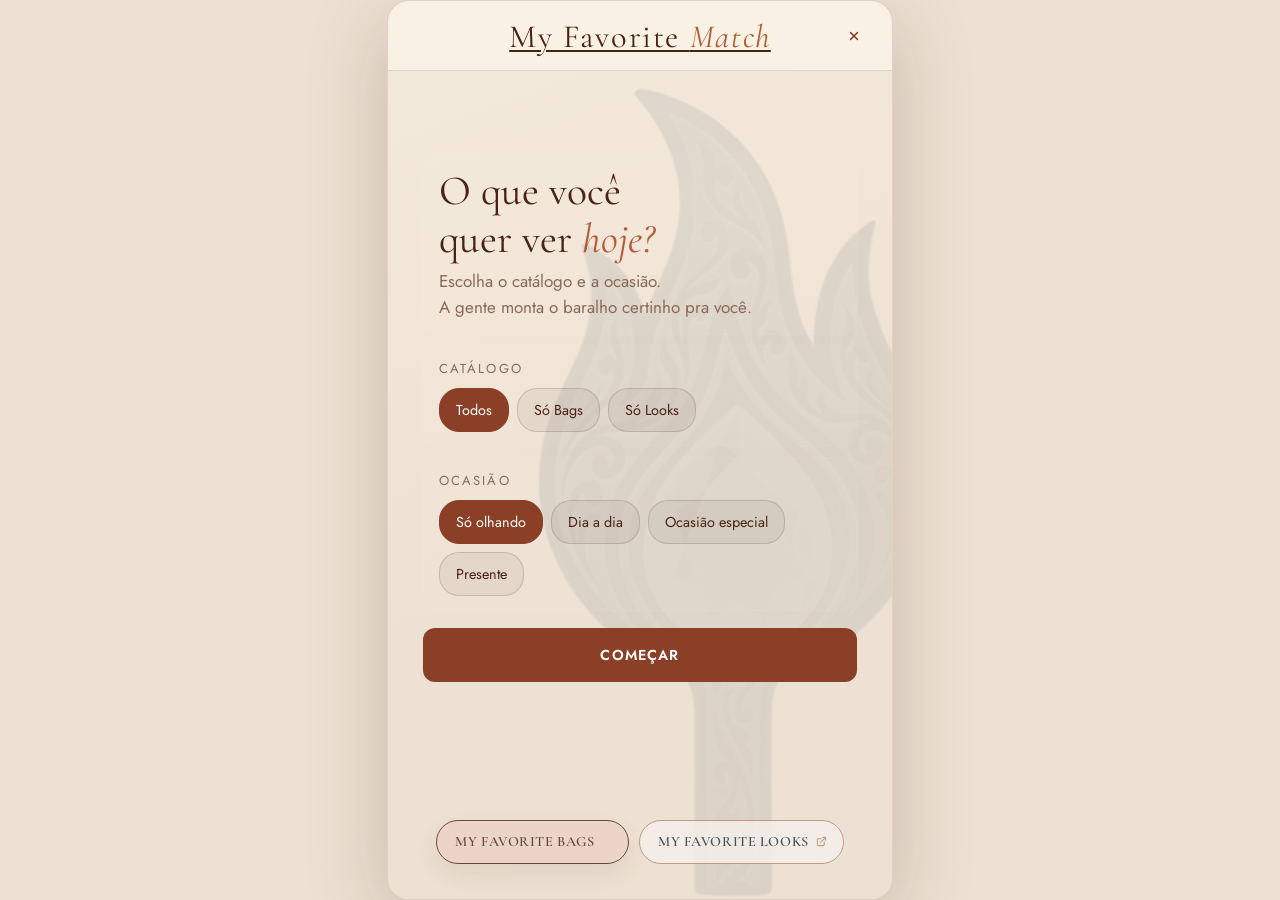
<file: match.html>
<!DOCTYPE html>
<html lang="pt-BR" class="no-js">
<head>
<script>document.documentElement.classList.replace('no-js','js');</script>
<meta charset="UTF-8">
<meta name="viewport" content="width=device-width, initial-scale=1.0, viewport-fit=cover">
<title>My Favorite Match — Recife</title>
<meta name="description" content="Deslize e descubra as peças que combinam com você. My Favorite Bags & My Favorite Looks — Recife.">
<script>
  // Bloqueio/visibilidade controlado pelo painel central do My Favorite Bags (localStorage compartilhado)
  // ?preview=1 permite que o admin edite/visualize a página mesmo bloqueada, sem publicar.
  const _isPreview = new URLSearchParams(location.search).get('preview') === '1';
  // Padrão: visível (só bloqueia se o admin marcar explicitamente como "locked")
  if (!_isPreview && localStorage.getItem('mfb_match_state') === 'locked') {
    location.replace('index.html');
  }
</script>
<link rel="preconnect" href="https://fonts.googleapis.com">
<link href="https://fonts.googleapis.com/css2?family=Cormorant+Garamond:ital,wght@0,300;0,400;0,500;0,600;1,300;1,400;1,500&family=Jost:wght@300;400;500;600&display=swap" rel="stylesheet">
<link rel="stylesheet" href="css/cursor.css">
<link rel="stylesheet" href="css/curtain-shared.css">
<style>
:root {
  --rose:        #B55A38;
  --rose-dark:   #8A3F26;
  --rose-deep:   #4A2318;
  --bg:          #EDE1D3;
  --bg2:         #DFCEB8;
  --text:        #4A2318;
  --text-muted:  #8A6A57;
  --line:        rgba(138,63,38,.18);
  --ease:        cubic-bezier(.4,0,.2,1);
  --gold:        #C9A646;
  --blue:        #5B7FB8;
  --green:       #2E9E6B;
  --orange:      #C97A46;
}
*,*::before,*::after{ margin:0; padding:0; box-sizing:border-box; }
html,body{ height:100%; }
body{
  font-family:'Jost',sans-serif;
  background:#EDE1D3; /* área neutra clara — "areia aconchegante" */
  color:var(--text);
  overflow:hidden;
  display:flex; align-items:center; justify-content:center;
}

/* ─── FRAME 9:16 fixo, mesmo em desktop ─────────────────────────────────
   Os valores finais de largura/altura (svh + safe-area) ficam consolidados
   numa única declaração mais abaixo, junto do resto do "responsive
   hardening" — aqui só as propriedades estruturais que não mudam por
   breakpoint. */
.frame {
  position:relative;
  margin:0 auto;
  background:#EDE1D3;
  overflow:hidden;
  display:flex; flex-direction:column;
  box-shadow:0 0 60px rgba(74,35,24,.18);
}
@media(min-width:600px){
  .frame{ border-radius:22px; box-shadow:0 20px 80px rgba(74,35,24,.22); border:1px solid rgba(74,35,24,.08); }
}

/* ─── TOP BAR — Cabeçalho claro que sustenta o título ───────────── */
.m-top {
  position:relative; z-index:6;
  padding:14px 16px 14px; flex-shrink:0;
  display:flex; align-items:center; justify-content:space-between; gap:10px;
  background:#F8F1E4; /* Preenchimento claro */
  border-bottom:1px solid rgba(74,35,24,.14);
}
@media(min-width:600px){
  .m-top { border-radius:22px 22px 0 0; }
}
.m-brand {
  display:flex; align-items:center; gap:8px; min-width:0;
}
.m-brand-t {
  font-family:'Cormorant Garamond',serif; font-size:18px; letter-spacing:.05em; color:var(--text);
  white-space:nowrap; overflow:hidden; text-overflow:ellipsis;
  font-weight: 500;
}
.m-brand-t em{ color:var(--rose); font-style:italic; }
.m-top-actions{ display:flex; align-items:center; gap:8px; flex-shrink:0; }
.m-icon-btn {
  width:34px; height:34px; min-width:34px; min-height:34px; border-radius:50%;
  background:transparent; border:1px solid transparent;
  color:var(--rose-dark); display:flex; align-items:center; justify-content:center;
  cursor:pointer; text-decoration:none; flex-shrink:0; transition: transform .2s, background .2s;
}
.m-icon-btn:hover { background:rgba(74,35,24,.07); }
.m-close {
  color:var(--text-muted); text-decoration:none; font-size:13px;
  letter-spacing:.14em; text-transform:uppercase;
}
.m-filters { display:flex; gap:6px; flex-wrap:wrap; }
.mf-pill {
  font-size:13px; letter-spacing:.14em; text-transform:uppercase; line-height:1.4;
  padding:7px 14px; border-radius:20px; cursor:pointer;
  background:rgba(255,255,255,.06); border:1px solid rgba(255,255,255,.14);
  color:rgba(255,255,255,.75); font-family:'Jost',sans-serif; transition:background-color .3s,border-color .3s,color .3s,box-shadow .3s,scale .15s;
}
.mf-pill.on { background:var(--rose-dark); border-color:var(--rose-dark); color:#fff; }

/* ─── TELA DE CONFIGURAÇÃO (etapa 0) ────────────────────────────────────── */
.m-config {
  position:absolute; inset:0; z-index:8;
  display:flex; flex-direction:column;
  padding:clamp(1.5rem,7vw,2.2rem);
  background:linear-gradient(160deg, #F4EADB 0%, #EDE1D3 60%);
  overflow-x:hidden; overflow-y:auto;
}
.m-config::before {
  content:'';
  position:absolute;
  right:-10%;
  bottom:0;
  width:min(90%, 26rem);
  max-height:100%;
  aspect-ratio:500/976;
  background:url('webp/logo-match-background.webp') center/contain no-repeat;
  opacity:.08;
  pointer-events:none;
  z-index:0;
  filter:invert(1) brightness(.4);
}
.m-config.hidden{ display:none; }
@keyframes mConfigWipe {
  from { clip-path:inset(0 0 0 0); }
  to   { clip-path:inset(100% 0 0 0); }
}
.m-config.wiping { animation:mConfigWipe .55s var(--ease) forwards; pointer-events:none; }
/* Cabeçalho que sustenta o título "My Favorite Match" — preenchimento claro
   e harmônico com a paleta do Match (mesmo creme do fundo, com uma linha
   fina em --rose por baixo, no lugar do título solto sem apoio visual). */
.m-config-header {
  position:relative; z-index:2; flex-shrink:0;
  display:flex; align-items:center; justify-content:center;
  margin:calc(-1 * clamp(1.5rem,7vw,2.2rem)) calc(-1 * clamp(1.5rem,7vw,2.2rem)) clamp(1.1rem,4.5vw,1.6rem);
  padding:16px clamp(2.6rem,10vw,3.2rem) 14px;
  background:#F8F1E4;
  border-bottom:1px solid rgba(74,35,24,.14);
}
@media(min-width:600px){
  .m-config-header { border-radius:22px 22px 0 0; }
}
.m-config-close {
  position:absolute; top:50%; right:16px; z-index:2; transform:translateY(-50%);
  color:var(--rose-dark); background:transparent; border-color:transparent;
}
.m-config-brand {
  position:relative; z-index:1; flex-shrink:0;
  text-align:center; font-family:'Cormorant Garamond',serif;
  font-size:clamp(1.65rem,6.6vw,2.025rem); letter-spacing:.05em; color:var(--text);
  text-decoration: underline;
  text-decoration-thickness: 1.5px;
  text-underline-offset: 3px;
}
.m-config-body {
  position:relative;
  z-index:1;
  display:flex; flex-direction:column; gap:clamp(1.1rem,5vw,1.6rem);
  margin-top:auto; margin-bottom:auto;
}
.m-config-brand em { color:var(--rose); font-style:italic; }
.m-config-title {
  font-family:'Cormorant Garamond',serif; color:var(--text);
  font-size:clamp(1.95rem,9.1vw,2.6rem); line-height:1.15; text-wrap:balance;
}
.m-config-title em{ color:var(--rose); font-style:italic; }
.m-config-sub { font-size:clamp(1rem,.95rem + .8vw,1.0625rem); color:var(--text-muted); line-height:1.5; }
.m-config-group{ display:flex; flex-direction:column; gap:.6rem; }
.m-config-label {
  font-size:.8125rem; letter-spacing:.16em; text-transform:uppercase; color:var(--text-muted); line-height:1.4;
}
.m-chip-row{ display:flex; flex-wrap:wrap; gap:.5rem; }
.m-chip {
  font-size:clamp(.8125rem,2.8vw,.9rem); padding:.55rem 1rem; border-radius:20px; cursor:pointer; line-height:1.4;
  background:rgba(74,35,24,.06); border:1px solid rgba(74,35,24,.18);
  color:var(--text); font-family:'Jost',sans-serif; transition:background-color .25s,border-color .25s,color .25s,box-shadow .25s,scale .15s;
}
.m-chip.on{ background:var(--rose-dark); border-color:var(--rose-dark); color:#fff; }
.m-config-start {
  margin-top:.4rem; width:100%; border:none; border-radius:12px; cursor:pointer;
  background:var(--rose-dark); color:#fff; font-family:'Jost',sans-serif; font-weight:600;
  letter-spacing:.08em; text-transform:uppercase; font-size:clamp(.8125rem,3vw,.9rem);
  padding:clamp(.85rem,3.6vw,1.05rem); min-height:48px;
}
.m-config-start:active{ transform:scale(.96); }
.m-config-nav {
  position:relative;
  z-index:1;
  display:flex; gap:.6rem; margin-top:auto; padding-top:1.4rem; flex-wrap:wrap; justify-content:center;
}
.m-config-navbtn {
  display:inline-flex; align-items:center; gap:7px;
  padding:9px 18px; border-radius:999px; border:1.5px solid #B8896F;
  color:#24343C; font-family:'Cormorant Garamond',serif;
  font-size:14.3px; font-weight:600; letter-spacing:.04em; text-transform:uppercase;
  text-decoration:none; background:#F6F1EC;
  opacity:.8;
  -webkit-tap-highlight-color:transparent; outline:none;
  transition:background .3s, box-shadow .3s, opacity .2s;
}
.m-config-navbtn:hover { background:#EADFD7; box-shadow:0 4px 14px rgba(36,52,60,.18); }
.m-config-navbtn:active,
.m-config-navbtn:focus { opacity:1; transition:opacity 0s; }

/* Versão clara do preenchimento do Bags — mesma paleta (marrom/terracota),
   só que num tom bem mais claro, em vez do marrom escuro sólido. */
a.brand-bags-fill-light {
  background:#EAD3C3;
  border-color:var(--brand-bags-brown);
  color:var(--brand-bags-brown);
  box-shadow:0 10px 24px rgba(101,60,43,.12);
}
a.brand-bags-fill-light svg { stroke:var(--brand-bags-brown); }
a.brand-bags-fill-light:hover {
  background:#F0DECE;
}
/* ─── CARD STACK (full-bleed) ───────────────────────────────────────────── */
.m-stage {
  position:relative; flex:1; overflow:hidden;
  background:var(--bg2);
}
.m-card {
  position:absolute; inset:0;
  display:flex; flex-direction:column; justify-content:flex-end;
  transition:transform .35s var(--ease), opacity .35s var(--ease);
  will-change:transform;
  overflow:hidden;
  touch-action:pan-y;
}
.m-card.dragging{ transition:none; }
.m-card.stack-1{ z-index:2; transform:scale(.96) translateY(10px); opacity:.85; }
.m-card.stack-2{ z-index:1; transform:scale(.92) translateY(20px); opacity:.6; }
.m-card.stack-top{ z-index:3; }

.m-swipe-badge{
  position:absolute; top:clamp(3.2rem,16vw,4rem); z-index:5;
  font-family:'Jost',sans-serif; font-weight:700; font-size:clamp(1.1rem,5.5vw,1.5rem);
  letter-spacing:.08em; text-transform:uppercase; padding:.4rem .9rem;
  border-radius:8px; border:3px solid; opacity:0; pointer-events:none;
  transform:rotate(-18deg);
}
.m-swipe-badge.like{ right:clamp(1rem,5vw,1.4rem); color:var(--green); border-color:var(--green); transform:rotate(-14deg); }
.m-swipe-badge.pass{ left:clamp(1rem,5vw,1.4rem); color:#C24E4E; border-color:#C24E4E; transform:rotate(14deg); }
.m-swipe-badge.super{ left:50%; top:clamp(1.6rem,8vw,2.2rem); transform:translateX(-50%) rotate(0); color:var(--blue); border-color:var(--blue); }

/* Segmented progress bar — estilo "stories" (preparado para múltiplas fotos) */
.m-progress {
  position:absolute; top:10px; left:10px; right:10px; z-index:3;
  display:flex; gap:4px;
}
.m-progress-seg {
  flex:1; height:3px; border-radius:3px;
  background:rgba(255,255,255,.32);
  overflow:hidden;
}
.m-progress-seg.filled span { width:100%; }
.m-progress-seg span {
  display:block; height:100%; width:0%;
  background:#fff; border-radius:3px;
}

.m-card-visual {
  position:absolute; inset:0; display:flex; align-items:center; justify-content:center;
  background:var(--bg);
}
.m-card-visual img { width:100%; height:100%; object-fit:cover; }

/* Gradiente escuro subindo da base, estilo Tinder */
.m-card-scrim {
  position:absolute; left:0; right:0; bottom:0; height:58%;
  background:linear-gradient(to top, rgba(10,6,4,.92) 0%, rgba(10,6,4,.55) 42%, transparent 100%);
  pointer-events:none; z-index:1;
}

.m-card-info {
  position:relative; z-index:2; padding:0 20px 26px;
  display:flex; align-items:flex-end; justify-content:space-between; gap:12px;
}
.m-card-info-main { min-width:0; }
.m-card-brand {
  display:inline-block; font-size:13px; letter-spacing:.16em; text-transform:uppercase; line-height:1.4;
  padding:4px 10px; border-radius:20px; margin-bottom:9px;
  background:rgba(255,255,255,.14); color:#fff;
}
.m-card-name-row{ display:flex; align-items:center; gap:6px; margin-bottom:6px; }
.m-card-name { font-family:'Cormorant Garamond',serif; font-size:27px; line-height:1.15; color:#fff; overflow-wrap:break-word; }
.m-authentic{
  flex-shrink:0; display:inline-flex; align-items:center; justify-content:center;
  width:18px; height:18px; border-radius:50%; background:rgba(182,139,115,.25);
  color:var(--rose); border:1px solid var(--rose);
}
.m-authentic svg{ display:block; }
.m-card-cat { font-size:13px; letter-spacing:.16em; text-transform:uppercase; line-height:1.4; color:rgba(255,255,255,.78); }

.m-info-btn {
  flex-shrink:0; width:clamp(2.05rem, 8vw, 2.35rem); height:clamp(2.05rem, 8vw, 2.35rem); min-width:34px; min-height:34px; border-radius:50%;
  background:rgba(255,255,255,.14); border:1px solid rgba(255,255,255,.28);
  color:#fff; font-family:'Cormorant Garamond',serif; font-size:clamp(.95rem, 4vw, 1.1rem); font-style:italic;
  display:flex; align-items:center; justify-content:center;
  cursor:pointer;
}

/* Selo Novidade */
.m-badge-new{
  position:absolute; top:clamp(3.4rem,15vw,4.1rem); left:clamp(.8rem,3.6vw,1.05rem); z-index:3;
  background:rgba(145,94,72,.82); color:#fff; font-size:13px; letter-spacing:.14em; text-transform:uppercase; line-height:1.4;
  padding:5px 10px; border-radius:20px; font-weight:600;
}

/* ─── PAINEL DE INFORMAÇÃO (bottom sheet) ───────────────────────────────── */
.m-info-sheet{
  position:absolute; left:0; right:0; bottom:0; z-index:7;
  background:#F4EADB; border-radius:20px 20px 0 0; border-top:1px solid rgba(74,35,24,.12);
  padding:clamp(1rem,4.5vw,1.4rem) clamp(1.1rem,4.5vw,1.4rem) clamp(1.4rem,5vw,1.8rem);
  transform:translateY(100%); transition:transform .32s var(--ease);
  max-height:60%; overflow-y:auto;
  box-shadow:0 -8px 30px rgba(74,35,24,.14);
}
.m-info-sheet.open{ transform:translateY(0); }
.m-info-sheet-handle{
  width:36px; height:4px; border-radius:4px; background:rgba(74,35,24,.22); margin:0 auto 14px;
}
.m-info-sheet-close{
  position:absolute; top:12px; right:14px; width:30px; height:30px; border-radius:50%;
  background:rgba(74,35,24,.06); border:1px solid rgba(74,35,24,.16); color:var(--text);
  display:flex; align-items:center; justify-content:center; cursor:pointer;
}
.m-info-sheet-cat{ font-size:13px; letter-spacing:.16em; text-transform:uppercase; color:var(--rose-dark); margin-bottom:8px; line-height:1.4; }
.m-info-sheet-desc{ font-size:clamp(1rem,.95rem + .5vw,1.0625rem); color:var(--text); line-height:1.55; margin-bottom:14px; }
.m-info-tags{ display:flex; flex-wrap:wrap; gap:8px; }
.m-info-tag{
  font-size:13px; letter-spacing:.05em; padding:6px 12px; border-radius:20px; line-height:1.4;
  border:1px solid var(--rose); color:var(--rose); background:transparent;
}
.m-info-backdrop{
  position:absolute; inset:0; z-index:6; background:rgba(0,0,0,.35); opacity:0; pointer-events:none; transition:opacity .3s;
}
.m-info-backdrop.open{ opacity:1; pointer-events:auto; }

.m-card.leaving-left  { transform:translateX(-140%) rotate(-12deg); opacity:0; }
.m-card.leaving-right { transform:translateX(140%) rotate(12deg); opacity:0; }

.m-empty {
  position:absolute; inset:0; display:flex; flex-direction:column; align-items:center; justify-content:center;
  gap:14px; text-align:center; padding:0 30px; color:var(--text-muted);
}
.m-empty-t { font-family:'Cormorant Garamond',serif; font-size:22px; color:var(--text); }
.m-empty-btn{
  margin-top:6px; border:1.5px solid var(--rose); background:transparent; color:var(--text);
  border-radius:10px; padding:.8rem 1.6rem; font-family:'Jost',sans-serif; font-size:.85rem; line-height:1.4;
  letter-spacing:.1em; text-transform:uppercase; cursor:pointer; min-height:44px;
}

/* ─── ACTION BUTTONS — estilo Tinder, skin My Favorite ──────────────────── */
.m-actions {
  flex-shrink:0; display:flex; align-items:center; justify-content:center; gap:14px;
  padding:8px 10px 24px;
  background:var(--bg);
}
.m-abtn {
  border-radius:50%; border:none; cursor:pointer;
  display:flex; align-items:center; justify-content:center;
  transition:transform .2s var(--ease), box-shadow .2s var(--ease);
  background:rgba(74,35,24,.05);
  color:var(--text);
}
.m-abtn:active{ transform:scale(.96); }
.m-abtn svg { display:block; }

.m-undo  { width:46px; height:46px; border:1.5px solid var(--orange); color:var(--orange); }
.m-pass  { width:58px; height:58px; border:1.5px solid #C24E4E; color:#C24E4E; }
.m-super { width:46px; height:46px; border:1.5px solid var(--blue); color:var(--blue); }
.m-like  { width:64px; height:64px; border:1.5px solid var(--green); color:var(--green); box-shadow:0 6px 22px rgba(46,158,107,.28); }

.m-abtn:disabled { opacity:.35; cursor:not-allowed; }

/* ─── MATCH OVERLAY ──────────────────────────────────────────────────── */
.m-ov {
  position:absolute; inset:0; z-index:10; display:none;
  align-items:center; justify-content:center;
  background:rgba(237,225,211,.97); backdrop-filter:blur(4px);
  padding:30px;
}
.m-ov.open{ display:flex; }
.m-ov-card { position:relative; text-align:center; width:100%; animation:mOvIn .5s var(--ease); }
.m-ov-close {
  position:absolute; top:-6px; right:-6px; width:32px; height:32px;
  display:flex; align-items:center; justify-content:center;
  background:rgba(74,35,24,.06); border:1px solid rgba(74,35,24,.18);
  border-radius:50%; color:var(--text); cursor:pointer; font-size:16px; line-height:1;
  transition:background .3s;
}
.m-ov-close:hover { background:rgba(74,35,24,.14); }
@keyframes mOvIn{
  0%{ transform:scale(.7); opacity:0; }
  60%{ transform:scale(1.04); opacity:1; }
  100%{ transform:scale(1); opacity:1; }
}
.m-ov-emoji{ font-size:44px; margin-bottom:10px; animation:mOvPulse 1.1s ease-in-out .4s 2; }
@keyframes mOvPulse{
  0%,100%{ transform:scale(1); }
  50%{ transform:scale(1.18); }
}
.m-ov-t { font-family:'Cormorant Garamond',serif; font-size:26px; color:var(--text); margin-bottom:6px; line-height:1.2; }
.m-ov-s { font-size:13px; color:var(--text-muted); margin-bottom:22px; line-height:1.6; }
.m-ov-msg{
  width:100%; resize:vertical; min-height:56px; max-height:110px; margin-bottom:14px;
  background:#fff; border:1px solid rgba(74,35,24,.2); border-radius:10px;
  color:var(--text); font-family:'Jost',sans-serif; font-size:clamp(.85rem,3vw,.95rem); line-height:1.45; padding:.7rem .8rem;
}
.m-ov-msg::placeholder{ color:var(--text-muted); }
.m-ov-list { max-height:200px; overflow-y:auto; margin-bottom:22px; text-align:left; }
.m-ov-item {
  display:flex; align-items:center; justify-content:space-between; gap:10px; flex-wrap:wrap;
  font-size:13px; color:var(--text); padding:9px 2px; border-bottom:1px solid rgba(74,35,24,.1); line-height:1.4;
}
.m-ov-item-name { min-width:0; flex:1 1 auto; overflow-wrap:break-word; }
.m-ov-star { color:var(--rose); vertical-align:-1px; flex-shrink:0; }
.m-ov-item-price { flex-shrink:0; color:var(--rose-dark); font-weight:600; }
.m-ov-item-status {
  flex-shrink:0; font-size:.8125rem; letter-spacing:.08em; text-transform:uppercase; line-height:1.4;
  padding:3px 7px; border-radius:20px; font-weight:600; white-space:nowrap;
}
.m-ov-item-status.available   { background:rgba(46,158,107,.14); color:#1F7A4C; }
.m-ov-item-status.sold_out    { background:rgba(194,78,78,.14);  color:#A93A3A; }
.m-ov-item-status.coming_soon { background:rgba(91,127,184,.16); color:#2F5A9E; }
.m-ov-btn {
  display:block; width:100%; padding:13px; border-radius:10px; margin-bottom:10px;
  font-size:13px; letter-spacing:.08em; text-transform:uppercase; cursor:pointer; line-height:1.4;
  font-family:'Jost',sans-serif; font-weight:600; text-decoration:none; border:none;
}
.m-ov-wa { background:#25D366; color:#0b3d20; }
.m-ov-continue { background:rgba(74,35,24,.06); color:var(--text); border:1px solid rgba(74,35,24,.18); }

/* ─── TUTORIAL (coach marks) ──────────────────────────────────────────────── */
.m-tut { position:absolute; inset:0; z-index:9; display:none; cursor:pointer; }
.m-tut.open { display:block; }
.m-tut-backdrop {
  position:absolute; inset:0;
  background:rgba(10,6,4,.62);
  backdrop-filter:blur(3px); -webkit-backdrop-filter:blur(3px);
}
.m-tut-target-glow {
  position:relative; z-index:11 !important;
  box-shadow:0 0 0 4px var(--rose), 0 0 22px 4px rgba(201,138,94,.65) !important;
  border-radius:50%;
  transition:box-shadow .2s;
}
.m-tut-cluster {
  position:absolute; z-index:10; display:flex; flex-direction:column;
  align-items:center; gap:8px; pointer-events:none;
}
.m-tut-cluster.point-mode { flex-direction:column-reverse; gap:6px; }
.m-tut-clone { position:absolute; z-index:11; pointer-events:none; }
.m-tut-text {
  font-family:'Cormorant Garamond',serif; font-weight:400; font-style:italic;
  color:#fff; font-size:clamp(1.05rem,4.4vw,1.3rem); line-height:1.3;
  text-align:center; max-width:230px; text-wrap:balance;
  text-shadow:0 2px 10px rgba(0,0,0,.6);
}
.m-tut-text b { font-style:normal; font-weight:600; color:var(--rose); }
.m-tut-hand-wrap { width:41px; height:124px; position:relative; }
.m-tut-hand {
  position:absolute; left:50%; top:50%; width:41px;
  transform:translate(-50%,-50%);
  filter:drop-shadow(0 4px 8px rgba(0,0,0,.5));
}
.m-tut-hand img { display:block; width:100%; height:auto; pointer-events:none; }
.m-tut-hand.swipe-right { animation:tutSwipeRight 1.4s ease-in-out infinite; }
.m-tut-hand.swipe-left  { animation:tutSwipeLeft 1.4s ease-in-out infinite; }
.m-tut-hand.swipe-up    { animation:tutSwipeUp 1.4s ease-in-out infinite; }
.m-tut-hand.point-above { animation:tutPointPulseDown 1.2s ease-in-out infinite; }
.m-tut-hand.point-below { animation:tutPointPulseUp 1.2s ease-in-out infinite; }
@keyframes tutSwipeRight {
  0%   { transform:translate(calc(-50% - 14px),-50%) scaleY(-1) rotate(90deg); opacity:0; }
  20%  { opacity:1; }
  80%  { opacity:1; }
  100% { transform:translate(calc(-50% + 14px),-50%) scaleY(-1) rotate(90deg); opacity:0; }
}
@keyframes tutSwipeLeft {
  0%   { transform:translate(calc(-50% + 14px),-50%) rotate(-90deg); opacity:0; }
  20%  { opacity:1; }
  80%  { opacity:1; }
  100% { transform:translate(calc(-50% - 14px),-50%) rotate(-90deg); opacity:0; }
}
@keyframes tutSwipeUp {
  0%   { transform:translate(-50%, calc(-50% + 14px)) rotate(0deg); opacity:0; }
  20%  { opacity:1; }
  80%  { opacity:1; }
  100% { transform:translate(-50%, calc(-50% - 14px)) rotate(0deg); opacity:0; }
}
@keyframes tutPointPulseDown {
  0%,100% { transform:translate(-50%,-50%) rotate(180deg) scaleX(-1); }
  50%     { transform:translate(-50%, calc(-50% + 8px)) rotate(180deg) scaleX(-1); }
}
@keyframes tutPointPulseUp {
  0%,100% { transform:translate(-50%,-50%) rotate(0deg); }
  50%     { transform:translate(-50%, calc(-50% - 8px)) rotate(0deg); }
}
.m-tut-skip {
  position:absolute; right:20px; top:58%; z-index:10;
  background:transparent; border:none; color:rgba(255,255,255,.65);
  font-family:'Jost',sans-serif; font-size:.8125rem; letter-spacing:.04em; cursor:pointer;
  text-decoration:underline; padding:.5rem;
}

/* ─── TELA "ATIVAR TELA CHEIA" — aparece antes do tutorial se o navegador ─── */
/* não conseguiu (ou não pôde) entrar em fullscreen ao clicar no botão do   */
/* Match, na página anterior (Bags/Looks).                                 */
.m-fs { position:absolute; inset:0; z-index:7; display:none; cursor:pointer; }
.m-fs.open { display:block; }
.m-fs-backdrop {
  position:absolute; inset:0;
  background:rgba(10,6,4,.62);
  backdrop-filter:blur(3px); -webkit-backdrop-filter:blur(3px);
}
.m-fs-cluster {
  position:absolute; top:50%; left:50%; transform:translate(-50%,-50%);
  z-index:10; display:flex; flex-direction:column; align-items:center; gap:14px;
  animation:fsFloat 2.6s ease-in-out infinite;
}
.m-fs-text {
  font-family:'Cormorant Garamond',serif; font-weight:400; font-style:italic;
  color:#fff; font-size:clamp(1.1rem,4.6vw,1.4rem); line-height:1.3;
  text-align:center; max-width:240px; text-wrap:balance;
  text-shadow:0 2px 10px rgba(0,0,0,.6);
}
.m-fs-arrow {
 width:34px;
 transform:translateX(60px);
}
.m-fs-arrow img { display:block; width:100%; height:auto; pointer-events:none; }
.m-fs-icon-btn {
  background:none; border:none; padding:0; cursor:pointer;
  width:64px; height:64px;
  animation:fsBreathe 1.8s ease-in-out infinite;
}
.m-fs-icon-btn img { display:block; width:100%; height:100%; pointer-events:none; }
@keyframes fsFloat {
  0%,100% { transform:translate(-50%,-50%) translateY(0); }
  50%     { transform:translate(-50%,-50%) translateY(-10px); }
}
@keyframes fsBreathe {
  0%,100% { transform:scale(1); }
  50%     { transform:scale(1.12); }
}

/* Responsive hardening for the 9:16 match experience */
html, body {
  width:100%;
  max-width:100%;
  min-height:100%;
  -webkit-text-size-adjust:100%;
}
body { min-height:100svh; }
img, svg { max-width:100%; height:auto; }
/* touch-action e -webkit-tap-highlight-color já vêm de
   css/curtain-shared.css (subconjunto de css/nav.css usado aqui). */
a:focus-visible,
button:focus-visible {
  outline:2px solid var(--rose);
  outline-offset:3px;
}
.frame {
  width:100vw;
  height:100svh;
  max-width:min(calc(100svh * 9 / 16), 32rem);
  max-height:100svh;
  padding-top:env(safe-area-inset-top);
  padding-bottom:env(safe-area-inset-bottom);
}
.m-top {
  padding:clamp(.7rem, 3.4vw, 1rem) clamp(.8rem, 3.6vw, 1.05rem) clamp(.5rem, 2.4vw, .65rem);
  gap:clamp(.45rem, 2.4vw, .65rem);
}
.m-brand { gap:.85rem; }
.m-brand-t {
  min-width:0;
  font-size:clamp(1.05rem, 5vw, 1.32rem);
  line-height:1.12;
  text-wrap:balance;
}
.m-close {
  min-width:44px;
  min-height:44px;
  display:inline-flex;
  align-items:center;
  justify-content:flex-end;
  font-size:clamp(.8rem, 3vw, .9rem);
  line-height:1.4;
  white-space:nowrap;
}
.m-filters {
  flex-wrap:wrap;
  gap:clamp(.35rem, 1.8vw, .5rem);
}
.mf-pill {
  flex:1 1 0;
  min-width:max-content;
  min-height:40px;
  padding:clamp(.5rem, 2.2vw, .65rem) clamp(.7rem, 3.2vw, .95rem);
  font-size:clamp(.8125rem, 2.3vw, .87rem);
  line-height:1.4;
  letter-spacing:clamp(.08em, .6vw, .14em);
}
.m-card, .m-card-visual { border-radius:0; }
.m-card-info {
  padding:0 clamp(1rem, 4.2vw, 1.25rem) clamp(1.15rem, 5vw, 1.65rem);
}
.m-card-brand {
  font-size:clamp(.8125rem, 2.1vw, .87rem);
  line-height:1.4;
  letter-spacing:clamp(.1em, .6vw, .16em);
}
.m-card-name {
  font-size:clamp(1.45rem, 6.5vw, 1.95rem);
  line-height:1.08;
  overflow-wrap:break-word;
  text-wrap:balance;
}
.m-card-cat {
  font-size:clamp(.8125rem, 2.5vw, .87rem);
  line-height:1.4;
  overflow-wrap:anywhere;
}
.m-actions {
  gap:clamp(.6rem, 3.6vw, 1rem);
  padding:clamp(.4rem, 2vw, .55rem) clamp(.4rem, 2vw, .6rem) clamp(1rem, 5vw, 1.5rem);
}
.m-undo, .m-super {
  width:clamp(2.55rem, 11vw, 2.95rem);
  height:clamp(2.55rem, 11vw, 2.95rem);
  min-width:40px; min-height:40px;
}
.m-pass {
  width:clamp(3.15rem, 13.5vw, 3.65rem);
  height:clamp(3.15rem, 13.5vw, 3.65rem);
  min-width:44px; min-height:44px;
}
.m-like {
  width:clamp(3.5rem, 15vw, 4.1rem);
  height:clamp(3.5rem, 15vw, 4.1rem);
  min-width:44px; min-height:44px;
}
.m-empty { padding-inline:clamp(1.25rem, 7vw, 2rem); }
.m-empty-t {
  font-size:clamp(1.25rem, 6vw, 1.6rem);
  line-height:1.15;
  text-wrap:balance;
}
.m-empty p {
  font-size:clamp(1rem, .95rem + .5vw, 1.0625rem);
  line-height:1.5;
  color:var(--text-muted);
}
.m-ov {
  padding:clamp(1rem, 6vw, 1.9rem);
}
.m-ov-card { width:min(100%, 24rem); }
.m-ov-emoji { font-size:clamp(2.2rem, 12vw, 2.8rem); }
.m-ov-t {
  font-size:clamp(1.45rem, 7vw, 1.8rem);
  line-height:1.12;
}
.m-ov-s {
  font-size:clamp(.82rem, 3.4vw, .92rem);
}
.m-ov-list {
  max-height:min(38svh, 16rem);
}
.m-ov-item {
  font-size:clamp(.8rem, 2.9vw, .9rem);
  line-height:1.45;
}
.m-ov-btn {
  min-height:44px;
  padding:clamp(.75rem, 3.5vw, .95rem);
  font-size:clamp(.8rem, 2.8vw, .9rem);
  line-height:1.4;
}

@media(max-width:360px), (max-height:640px){
  .m-top { padding-top:.6rem; }
  .m-brand-t { font-size:.92rem; }
  .m-close { font-size:.8125rem; }
  .mf-pill { min-height:38px; padding-inline:.55rem; font-size:.8125rem; }
  .m-card-info { padding:0 .85rem 1.05rem; }
  .m-actions { padding-bottom:.85rem; gap:.55rem; }
  .m-pass { width:2.9rem; height:2.9rem; }
  .m-like { width:3.2rem; height:3.2rem; }
  .m-undo, .m-super { width:2.35rem; height:2.35rem; }
  .m-ov { padding:.85rem; }
  .m-ov-emoji { font-size:1.8rem; margin-bottom:.4rem; }
  .m-ov-t { font-size:1.25rem; margin-bottom:.3rem; }
  .m-ov-s { margin-bottom:.85rem; }
  .m-ov-list { max-height:min(30svh, 12rem); margin-bottom:.85rem; }
  .m-ov-btn { padding:.65rem; margin-bottom:.5rem; }
}
</style>
<link rel="stylesheet" href="css/interface-polish.css">
</head>
<body class="page-match">

<div id="pageCurtain" class="page-curtain"><div class="page-curtain-bg"></div><img class="page-curtain-logo" alt="" style="display:none;"></div>
<script>
(function(){
  try {
    var raw = sessionStorage.getItem('mfb_curtain_in');
    var data;
    if (raw) {
      sessionStorage.removeItem('mfb_curtain_in');
      data = JSON.parse(raw);
    } else {
      // Acesso direto pelo link (sem vir de outra página do trio por
      // clique) — toca a mesma animação de entrada, com a logo desta
      // própria página, reaproveitando os mesmos tempos de sempre.
      data = { logo: 'webp/logo-my-favorite-match-mini.webp', logoClass: 'is-match-logo' };
    }
    var el = document.getElementById('pageCurtain');
    if (!el) return;
    // Transição por fade: a cortina (tom pérola, via CSS) já nasce coberta
    // (is-closed) — a logo do site novo fica pronta, em opacidade 0;
    // js/page-transition.js (playEntrance) funde ela pra dentro, segura
    // um instante, e funde tudo de volta revelando a página.
    var logoEl = el.querySelector('.page-curtain-logo');
    if (logoEl) {
      if (data.logo) { logoEl.src = data.logo; logoEl.style.display = 'block'; }
      else { logoEl.style.display = 'none'; }
      if (data.logoClass) { logoEl.classList.add(data.logoClass); }
      logoEl.style.transition = 'none';
      logoEl.style.opacity = '0';
    }
    el.classList.add('is-closed');
  } catch (e) {}
})();
</script>

<!-- Cursor -->
<div class="cursor" id="cur"></div>
<div class="cursor-ring" id="ring"></div>

<div class="frame">

  <!-- ETAPA 0 — Tela de configuração -->
  <div class="m-config" id="mConfig">
    <div class="m-config-header">
      <a href="index.html" id="mExitConfig" class="m-icon-btn m-config-close" aria-label="Sair">
        <svg width="14" height="14" viewBox="0 0 24 24" fill="none" stroke="currentColor" stroke-width="2.6" stroke-linecap="round"><line x1="6" y1="6" x2="18" y2="18"/><line x1="6" y1="18" x2="18" y2="6"/></svg>
      </a>
      <div class="m-config-brand">My Favorite <em>Match</em></div>
    </div>
    <div class="m-config-body">
      <div>
        <div class="m-config-title">O que você quer ver <em>hoje?</em></div>
        <p class="m-config-sub">Escolha o catálogo e a ocasião.<br>A gente monta o baralho certinho pra você.</p>
      </div>
      <div class="m-config-group">
        <span class="m-config-label">Catálogo</span>
        <div class="m-chip-row" id="mFilters">
          <button class="m-chip" data-f="all" aria-pressed="false" onclick="setFilter('all')">Todos</button>
          <button class="m-chip" data-f="bags" aria-pressed="false" onclick="setFilter('bags')">Só Bags</button>
          <button class="m-chip" data-f="looks" aria-pressed="false" onclick="setFilter('looks')">Só Looks</button>
        </div>
      </div>
      <div class="m-config-group">
        <span class="m-config-label">Ocasião</span>
        <div class="m-chip-row" id="mOccasions">
          <button class="m-chip" data-o="all" aria-pressed="false" onclick="setOccasion('all')">Só olhando</button>
          <button class="m-chip" data-o="dia-a-dia" aria-pressed="false" onclick="setOccasion('dia-a-dia')">Dia a dia</button>
          <button class="m-chip" data-o="ocasiao-especial" aria-pressed="false" onclick="setOccasion('ocasiao-especial')">Ocasião especial</button>
          <button class="m-chip" data-o="presente" aria-pressed="false" onclick="setOccasion('presente')">Presente</button>
        </div>
      </div>
      <button class="m-config-start" onclick="startSwiping()">Começar</button>
    </div>

    <div class="m-config-nav">
      <a href="index.html" id="mConfigBagsBtn" class="m-config-navbtn brand-bags-fill-light">My Favorite Bags <svg width="11" height="11" viewBox="0 0 24 24" fill="none" stroke="#B8896F" stroke-width="2.2" stroke-linecap="round" stroke-linejoin="round"><path d="M18 13v6a2 2 0 0 1-2 2H5a2 2 0 0 1-2-2V8a2 2 0 0 1 2-2h6"/><polyline points="15 3 21 3 21 9"/><line x1="10" y1="14" x2="21" y2="3"/></svg></a>
      <a href="looks.html" class="m-config-navbtn">My Favorite Looks <svg width="11" height="11" viewBox="0 0 24 24" fill="none" stroke="#B8896F" stroke-width="2.2" stroke-linecap="round" stroke-linejoin="round"><path d="M18 13v6a2 2 0 0 1-2 2H5a2 2 0 0 1-2-2V8a2 2 0 0 1 2-2h6"/><polyline points="15 3 21 3 21 9"/><line x1="10" y1="14" x2="21" y2="3"/></svg></a>
    </div>
  </div>

  <div class="m-top" id="mTop" style="display:none;">
    <div class="m-brand">
      <span class="m-brand-t">My Favorite <em>Match</em></span>
    </div>
    <div class="m-top-actions">
      <button class="m-icon-btn" onclick="openConfig()" aria-label="Ajustes" title="Trocar filtros">
        <svg width="15" height="15" viewBox="0 0 24 24" fill="none" stroke="currentColor" stroke-width="2.2" stroke-linecap="round" stroke-linejoin="round"><circle cx="12" cy="12" r="3"/><path d="M19.4 15a1.65 1.65 0 0 0 .33 1.82l.06.06a2 2 0 1 1-2.83 2.83l-.06-.06a1.65 1.65 0 0 0-1.82-.33 1.65 1.65 0 0 0-1 1.51V21a2 2 0 0 1-4 0v-.09A1.65 1.65 0 0 0 9 19.4a1.65 1.65 0 0 0-1.82.33l-.06.06a2 2 0 1 1-2.83-2.83l.06-.06A1.65 1.65 0 0 0 4.6 15a1.65 1.65 0 0 0-1.51-1H3a2 2 0 0 1 0-4h.09A1.65 1.65 0 0 0 4.6 9a1.65 1.65 0 0 0-.33-1.82l-.06-.06a2 2 0 1 1 2.83-2.83l.06.06A1.65 1.65 0 0 0 9 4.6a1.65 1.65 0 0 0 1-1.51V3a2 2 0 0 1 4 0v.09a1.65 1.65 0 0 0 1 1.51 1.65 1.65 0 0 0 1.82-.33l.06-.06a2 2 0 1 1 2.83 2.83l-.06.06A1.65 1.65 0 0 0 19.4 9a1.65 1.65 0 0 0 1.51 1H21a2 2 0 0 1 0 4h-.09a1.65 1.65 0 0 0-1.51 1z"/></svg>
      </button>
      <a href="index.html" id="mExitCard" class="m-icon-btn" aria-label="Sair">
        <svg width="14" height="14" viewBox="0 0 24 24" fill="none" stroke="currentColor" stroke-width="2.6" stroke-linecap="round"><line x1="6" y1="6" x2="18" y2="18"/><line x1="6" y1="18" x2="18" y2="6"/></svg>
      </a>
    </div>
  </div>

  <div class="m-stage" id="mStage" style="display:none;"></div>

  <div class="m-info-backdrop" id="mInfoBackdrop" onclick="closeInfo()"></div>

  <div class="m-actions" id="mActions" style="display:none;">
    <button class="m-abtn m-undo" onclick="decide('undo')" aria-label="Desfazer" id="btnUndo" disabled>
      <svg width="18" height="18" viewBox="0 0 24 24" fill="none" stroke="currentColor" stroke-width="2.4" stroke-linecap="round" stroke-linejoin="round"><polyline points="9 14 4 9 9 4"/><path d="M4 9h11a6 6 0 0 1 0 12h-1"/></svg>
    </button>
    <button class="m-abtn m-pass" onclick="decide('pass')" aria-label="Passar">
      <svg width="24" height="24" viewBox="0 0 24 24" fill="none" stroke="currentColor" stroke-width="2.6" stroke-linecap="round"><line x1="6" y1="6" x2="18" y2="18"/><line x1="6" y1="18" x2="18" y2="6"/></svg>
    </button>
    <button class="m-abtn m-super" onclick="decide('super')" aria-label="Favoritar">
      <svg width="19" height="19" viewBox="0 0 24 24" fill="currentColor"><path d="M12 2l2.9 6.6 7.1.6-5.4 4.7 1.6 7-6.2-3.8L5.8 21l1.6-7L2 9.2l7.1-.6L12 2z"/></svg>
    </button>
    <button class="m-abtn m-like" onclick="decide('like')" aria-label="Curtir">
      <svg width="27" height="27" viewBox="0 0 24 24" fill="currentColor"><path d="M12 21s-6.7-4.35-9.3-8.1C1 10.2 1.4 6.6 4.2 4.9c2.3-1.4 5-0.8 6.6 1.1l1.2 1.4 1.2-1.4c1.6-1.9 4.3-2.5 6.6-1.1 2.8 1.7 3.2 5.3 1.5 8-2.6 3.75-9.3 8.1-9.3 8.1z"/></svg>
    </button>
  </div>

  <div class="m-fs" id="mFs">
    <div class="m-fs-backdrop"></div>
    <div class="m-fs-cluster">
      <p class="m-fs-text">Toque no ícone para<br>ativar o modo <b>tela cheia</b></p>
      <div class="m-fs-arrow"><img src="webp/icon-fs-arrow.png" alt="" draggable="false"></div>
      <button class="m-fs-icon-btn" onclick="event.stopPropagation(); confirmFullscreenPrompt();" aria-label="Ativar tela cheia">
        <img src="webp/icon-fullscreen.png" alt="" draggable="false">
      </button>
    </div>
  </div>

  <div class="m-tut" id="mTut">
    <div class="m-tut-backdrop" onclick="nextTutorialStep()"></div>
    <div class="m-tut-cluster" id="mTutCluster">
      <p class="m-tut-text" id="mTutText"></p>
      <div class="m-tut-hand-wrap" id="mTutHandWrap">
        <div class="m-tut-hand" id="mTutHand">
          <img src="img/hand_tutorial.png" alt="" draggable="false">
        </div>
      </div>
    </div>
    <button class="m-tut-skip" onclick="event.stopPropagation(); skipTutorial();">Pular tutorial</button>
  </div>

  <div class="m-ov" id="mOv">
    <div class="m-ov-card">
      <button class="m-ov-close" onclick="closeMatchOverlay()" aria-label="Fechar">✕</button>
      <div class="m-ov-emoji">💛</div>
      <div class="m-ov-t" id="mOvTitle">Deu match!</div>
      <p class="m-ov-s" id="mOvSub">Você já curtiu <b id="mOvCount">1</b> peça(s).</p>
      <div class="m-ov-list" id="mOvList"></div>
      <textarea class="m-ov-msg" id="mOvMsg" placeholder="Quer adicionar algo à mensagem? (opcional)"></textarea>
      <a class="m-ov-btn m-ov-wa" id="mOvWa" href="#" target="_blank">Falar no WhatsApp</a>
      <button class="m-ov-btn m-ov-continue" onclick="closeMatchOverlay()">Continuar vendo catálogo</button>
    </div>
  </div>
</div>

<script src="data/products-bags.js"></script>
<script src="data/products-looks.js"></script>
<script src="js/supabase-client.js"></script>
<script>
// ─── DADOS ──────────────────────────────────────────────────────────────────
// Fonte única compartilhada com index.html (Bags) e looks.html (Looks).
// Editar um produto em qualquer catálogo reflete aqui automaticamente,
// pois todas as páginas leem os mesmos arrays window.MFB_BAGS / window.MFB_LOOKS.
// Segmentação leve de "ocasião" para itens que ainda não têm o campo explícito nos dados.
function inferOccasion(p, brand) {
  if (p.occasion) return p.occasion;
  if (brand === 'bags') {
    if (p.cat === 'clutch') return 'ocasiao-especial';
    const priceNum = parseInt(String(p.price).replace(/\D/g,''), 10) || 0;
    if (priceNum >= 450) return 'ocasiao-especial';
    return 'dia-a-dia';
  }
  return 'dia-a-dia';
}
function buildBagsItems() {
  return (window.MFB_BAGS  || []).filter(p => p.status !== 'hidden').map(p => ({
    name:p.name, cat:'Bolsa', catLabel: {tote:'Tote Bag',shoulder:'Shoulder',clutch:'Clutch',mini:'Mini Bag'}[p.cat] || p.cat,
    price:p.price, status:p.status || 'available', brand:'bags', img:p.img,
    isNew: !!p.isNew, tags: Array.isArray(p.tags) ? p.tags : [], occasion: inferOccasion(p,'bags'),
  }));
}
function buildLooksItems() {
  return (window.MFB_LOOKS || []).filter(p => p.status !== 'hidden').map(p => ({
    name:p.name, catLabel: {colar:'Colar',brinco:'Brinco',pulseira:'Pulseira',anel:'Anel'}[p.cat] || p.cat,
    cat: {colar:'Colar',brinco:'Brinco',pulseira:'Pulseira',anel:'Anel'}[p.cat] || p.cat,
    price:p.price, status:p.status || 'available', brand:'looks', img:p.img,
    isNew: !!p.isNew, tags: Array.isArray(p.tags) ? p.tags : [], occasion: inferOccasion(p,'looks'),
  }));
}
let BAGS_ITEMS  = buildBagsItems();
let LOOKS_ITEMS = buildLooksItems();
let ALL_ITEMS = [...BAGS_ITEMS, ...LOOKS_ITEMS].map((it,i)=>({ ...it, id:i }));

// Busca os dados atuais no banco (Supabase) assim que a página abre, pra não
// ficar mostrando bolsas/peças antigas que já foram removidas/editadas no
// admin. Se o banco falhar, continua usando os dados locais (fallback).
async function refreshMatchItemsFromDB() {
  if (window.MFB_USE_REMOTE_CATALOG === false) return;
  try {
    const [dbBags, dbLooks] = await Promise.all([sbFetchBags(), sbFetchLooks()]);
    if (dbBags && dbBags.length) window.MFB_BAGS = dbBags;
    if (dbLooks && dbLooks.length) window.MFB_LOOKS = dbLooks;
    BAGS_ITEMS  = buildBagsItems();
    LOOKS_ITEMS = buildLooksItems();
    ALL_ITEMS = [...BAGS_ITEMS, ...LOOKS_ITEMS].map((it,i)=>({ ...it, id:i }));
  } catch (e) {
    console.warn('Não foi possível atualizar itens do Match a partir do banco, usando dados locais.', e);
  }
}
refreshMatchItemsFromDB();

const BRAND_LABEL = { bags:'My Favorite Bags', looks:'My Favorite Looks' };
const STATUS_LABEL_PT = { available:'Disponível', sold_out:'Esgotado', coming_soon:'Em Breve' };
const WA_NUMBER = '5581995966968';

// Ícones SVG genéricos (fallback para itens sem foto — ex.: Looks)
function placeholderSVG(cat) {
  const c = '#B68B73';
  const map = {
    'Colar':    `<svg viewBox="0 0 200 220" width="46%" fill="none"><path d="M40 60Q100 130 160 60" stroke="${c}" stroke-width="2.4" fill="none"/><circle cx="100" cy="128" r="12" stroke="${c}" stroke-width="2.2" fill="none"/></svg>`,
    'Brinco':   `<svg viewBox="0 0 200 220" width="46%" fill="none"><circle cx="100" cy="60" r="9" stroke="${c}" stroke-width="2.2" fill="none"/><path d="M78 100Q100 150 122 100" stroke="${c}" stroke-width="2.2" fill="none"/></svg>`,
    'Pulseira': `<svg viewBox="0 0 200 220" width="46%" fill="none"><ellipse cx="100" cy="110" rx="70" ry="34" stroke="${c}" stroke-width="2.4" fill="none"/></svg>`,
    'Anel':     `<svg viewBox="0 0 200 220" width="46%" fill="none"><circle cx="100" cy="130" r="42" stroke="${c}" stroke-width="2.6" fill="none"/><path d="M82 92L100 64L118 92Z" stroke="${c}" stroke-width="2.2" fill="none"/></svg>`,
  };
  return map[cat] || map['Colar'];
}

// ─── STATE ─────────────────────────────────────────────────────────────────
let filter = localStorage.getItem('mfb_match_default_filter') || 'all';
let occasion = 'all';
let queue = [];
let likes = [];
let history = []; // pilha de decisões para permitir "desfazer"
let started = false;
let infoOpen = false;

function filteredItems() {
  let list = ALL_ITEMS;
  if (filter === 'bags') list = list.filter(i => i.brand === 'bags');
  else if (filter === 'looks') list = list.filter(i => i.brand === 'looks');
  if (occasion !== 'all') list = list.filter(i => i.occasion === occasion);
  return list;
}

function setFilter(f) {
  filter = f;
  document.querySelectorAll('#mFilters .m-chip').forEach(b => {
    const selected = b.dataset.f === f;
    b.classList.toggle('on', selected);
    b.setAttribute('aria-pressed', String(selected));
  });
}
function setOccasion(o) {
  occasion = o;
  document.querySelectorAll('#mOccasions .m-chip').forEach(b => {
    const selected = b.dataset.o === o;
    b.classList.toggle('on', selected);
    b.setAttribute('aria-pressed', String(selected));
  });
}

function shuffle(arr) {
  for (let i = arr.length - 1; i > 0; i--) {
    const j = Math.floor(Math.random() * (i + 1));
    [arr[i], arr[j]] = [arr[j], arr[i]];
  }
  return arr;
}

function updateUndoBtn() {
  const btn = document.getElementById('btnUndo');
  if (btn) btn.disabled = history.length === 0;
}

// ─── ETAPA 0: TELA DE CONFIGURAÇÃO ──────────────────────────────────────────
function openConfig() {
  document.getElementById('mConfig').classList.remove('hidden');
  document.getElementById('mTop').style.display = 'none';
  document.getElementById('mStage').style.display = 'none';
  document.getElementById('mActions').style.display = 'none';
}

function startSwiping() {
  let list = filteredItems();
  if (!list.length) list = ALL_ITEMS.slice(); // fallback: evita ficar vazio se combinação não bate com nada
  queue = shuffle(list.slice());
  history = [];
  started = true;
  updateUndoBtn();
  // Monta o baralho ATRÁS da tela de configuração ANTES de começar a "remover"
  // ela — assim, quando a animação revela o que tem por trás, já é o card
  // carregado, e não o fundo escuro vazio do frame.
  document.getElementById('mTop').style.display = 'flex';
  document.getElementById('mStage').style.display = 'block';
  document.getElementById('mActions').style.display = 'flex';
  render();
  // Se a tela ainda não está em tela cheia, monta a telinha pedindo pra
  // ativar o modo tela cheia JÁ ATRÁS da tela de configuração (mesma lógica
  // do card, acima) — assim, quando a config for "removida", ela revela
  // direto essa tela na frente do card, sem o card aparecer sozinho antes.
  const needsFsPrompt = !isFullscreenActive();
  if (needsFsPrompt) document.getElementById('mFs').classList.add('open');
  const cfg = document.getElementById('mConfig');
  cfg.classList.add('wiping');
  setTimeout(() => {
    cfg.classList.remove('wiping');
    cfg.classList.add('hidden');
    // Se já estava em tela cheia, pula direto pro tutorial. Senão, a telinha
    // de tela cheia (já revelada acima) segue na tela até o usuário tocar
    // no ícone (confirmFullscreenPrompt fecha ela e chama startTutorial).
    if (!needsFsPrompt) startTutorial();
  }, 550);
}

// ─── TELA "ATIVAR TELA CHEIA" ────────────────────────────────────────────────
function isFullscreenActive() {
  return !!(document.fullscreenElement || document.webkitFullscreenElement);
}
function confirmFullscreenPrompt() {
  const finish = () => {
    document.getElementById('mFs').classList.remove('open');
    startTutorial();
  };
  const el = document.documentElement;
  const req = el.requestFullscreen || el.webkitRequestFullscreen;
  if (req) {
    req.call(el).then(finish).catch(finish);
  } else {
    finish();
  }
}

// ─── TUTORIAL (coach marks) ─────────────────────────────────────────────────
const TUTORIAL_STEPS = [
  { type:'swipe-right', text:'Arraste o card para a <b>direita</b> para curtir uma peça.' },
  { type:'swipe-left',  text:'Arraste para a <b>esquerda</b> para passar para a próxima.' },
  { type:'swipe-up',    text:'Arraste para <b>cima</b> para favoritar uma peça que você amou.' },
  { type:'point', handSide:'above', target:'#btnUndo', text:'Toque aqui para <b>voltar</b> e desfazer a última escolha.' },
  { type:'point', handSide:'below', target:'#mTop button.m-icon-btn', text:'Toque aqui para abrir as <b>configurações</b> e trocar o filtro.', offsetY:8, handOffsetX:15, handOffsetY:6 },
  { type:'point', handSide:'below', target:'#mTop a.m-icon-btn', text:'Toque aqui para <b>sair</b> do My Favorite Match.', offsetY:8, handOffsetX:55, handOffsetY:6 },
];
let tutStep = 0;
let tutCloneEl = null;

function startTutorial() {
  tutStep = 0;
  document.getElementById('mTut').classList.add('open');
  renderTutorialStep();
}

function renderTutorialStep() {
  clearTutorialHighlight();
  const step = TUTORIAL_STEPS[tutStep];
  const hand = document.getElementById('mTutHand');
  const textEl = document.getElementById('mTutText');
  const cluster = document.getElementById('mTutCluster');

  textEl.innerHTML = step.text;
  hand.className = 'm-tut-hand';
  cluster.classList.remove('point-mode');
  cluster.style.top = '';
  cluster.style.bottom = '';
  cluster.style.left = '';
  cluster.style.transform = '';
  document.getElementById('mTutHandWrap').style.transform = '';

  const frame = document.querySelector('.frame');
  const frameR = frame.getBoundingClientRect();

  if (step.type === 'point') {
    const target = document.querySelector(step.target);
    if (target) {
      const r = target.getBoundingClientRect();
      const offsetX = step.offsetX || 0;
      const offsetY = step.offsetY || 0;
      const rawX = r.left - frameR.left + r.width / 2 + offsetX;
      const clampedX = Math.min(Math.max(rawX, 95), frameR.width - 95);
      cluster.style.left = clampedX + 'px';
      cluster.style.transform = 'translateX(-50%)';

      if (step.handSide === 'below') {
        // Clona o botão real e o desenha por cima do blur, na posição exata,
        // para que ele fique nítido enquanto o resto da tela permanece desfocado.
        const clone = target.cloneNode(true);
        clone.removeAttribute('id');
        clone.classList.add('m-tut-clone', 'm-tut-target-glow');
        clone.style.left = (r.left - frameR.left) + 'px';
        clone.style.top = (r.top - frameR.top) + 'px';
        clone.style.width = r.width + 'px';
        clone.style.height = r.height + 'px';
        clone.style.margin = '0';
        document.getElementById('mTut').appendChild(clone);
        tutCloneEl = clone;

        cluster.classList.add('point-mode');
        cluster.style.top = (r.bottom - frameR.top + 2 + offsetY) + 'px';
        hand.classList.add('point-below');
        if (step.handOffsetX || step.handOffsetY) {
          const hx = step.handOffsetX || 0;
          const hy = step.handOffsetY || 0;
          document.getElementById('mTutHandWrap').style.transform = `translate(${hx}px, ${hy}px)`;
        }
      } else {
        target.classList.add('m-tut-target-glow');
        target.style.pointerEvents = 'none';
        cluster.style.bottom = (frameR.height - (r.top - frameR.top) + 14) + 'px';
        hand.classList.add('point-above');
      }
    }
  } else {
    cluster.style.left = '50%';
    cluster.style.top = '36%';
    cluster.style.transform = 'translate(-50%,-50%)';
    hand.classList.add(step.type);
  }
}

function nextTutorialStep() {
  tutStep++;
  if (tutStep >= TUTORIAL_STEPS.length) { skipTutorial(); return; }
  renderTutorialStep();
}

function skipTutorial() {
  clearTutorialHighlight();
  document.getElementById('mTut').classList.remove('open');
}

function clearTutorialHighlight() {
  document.querySelectorAll('.m-tut-target-glow').forEach(el => {
    el.classList.remove('m-tut-target-glow');
    el.style.pointerEvents = '';
  });
  if (tutCloneEl) { tutCloneEl.remove(); tutCloneEl = null; }
}

// ─── FEEDBACK SENSORIAL ─────────────────────────────────────────────────────
function vibrate(pattern) {
  try { if (navigator.vibrate) navigator.vibrate(pattern); } catch(e) {}
}
let _audioCtx = null;
function playMatchSound() {
  try {
    _audioCtx = _audioCtx || new (window.AudioContext || window.webkitAudioContext)();
    const ctx = _audioCtx;
    const t0 = ctx.currentTime;
    [0, .12].forEach((delay, i) => {
      const osc = ctx.createOscillator();
      const gain = ctx.createGain();
      osc.type = 'sine';
      osc.frequency.value = i === 0 ? 660 : 880;
      gain.gain.setValueAtTime(0.0001, t0 + delay);
      gain.gain.exponentialRampToValueAtTime(0.18, t0 + delay + 0.02);
      gain.gain.exponentialRampToValueAtTime(0.0001, t0 + delay + 0.25);
      osc.connect(gain).connect(ctx.destination);
      osc.start(t0 + delay);
      osc.stop(t0 + delay + 0.28);
    });
  } catch(e) {}
}

// ─── RENDER (com profundidade de pilha) ─────────────────────────────────────
function cardHTML(it, cls) {
  const authenticSVG = `<svg width="11" height="11" viewBox="0 0 24 24" fill="none" stroke="currentColor" stroke-width="3" stroke-linecap="round" stroke-linejoin="round"><polyline points="20 6 9 17 4 12"/></svg>`;
  return `
    <div class="m-card ${cls}" data-id="${it.id}">
      ${it.isNew ? `<div class="m-badge-new">Novidade</div>` : ''}
      <div class="m-progress">
        <div class="m-progress-seg filled"><span></span></div>
      </div>
      <div class="m-swipe-badge like">Curtir</div>
      <div class="m-swipe-badge pass">Passar</div>
      <div class="m-swipe-badge super">Favorito</div>
      <div class="m-card-visual">
        ${it.img ? `<img src="${it.img}" alt="${it.name}" draggable="false">` : placeholderSVG(it.cat)}
      </div>
      <div class="m-card-scrim"></div>
      <div class="m-card-info">
        <div class="m-card-info-main">
          <span class="m-card-brand">${BRAND_LABEL[it.brand]}</span>
          <div class="m-card-name-row">
            <div class="m-card-name">${it.name}</div>
            <span class="m-authentic" title="Peça Original My Favorite">${authenticSVG}</span>
          </div>
          <div class="m-card-cat">${it.catLabel || it.cat}</div>
        </div>
        <div class="m-info-btn" onclick="openInfo(${it.id})" aria-label="Mais informações">i</div>
      </div>
    </div>`;
}

function render() {
  const stage = document.getElementById('mStage');
  if (!queue.length) {
    stage.innerHTML = `<div class="m-empty">
      <div class="m-empty-t">Você viu tudo por aqui ✨</div>
      <p>Reembaralhamos as peças pra você continuar curtindo.</p>
      <button class="m-empty-btn" onclick="reshuffleLoop()">Ver de novo</button>
    </div>`;
    clearTimeout(window._loopTimer);
    window._loopTimer = setTimeout(() => { if (!queue.length) reshuffleLoop(); }, 4000);
    return;
  }
  const visible = queue.slice(0, 3);
  stage.innerHTML = visible.map((it, idx) => {
    const cls = idx === 0 ? 'stack-top' : (idx === 1 ? 'stack-1' : 'stack-2');
    return cardHTML(it, cls);
  }).reverse().join('');
  const topCard = stage.querySelector('.stack-top');
  if (topCard) attachDrag(topCard);
}

// ─── LOOP INFINITO ───────────────────────────────────────────────────────────
function reshuffleLoop() {
  clearTimeout(window._loopTimer);
  let list = filteredItems();
  if (!list.length) list = ALL_ITEMS.slice();
  queue = shuffle(list.slice());
  render();
}

// ─── DECISÃO (clique nos botões OU gesto) ───────────────────────────────────
function decide(action) {
  if (action === 'undo') {
    if (!history.length) return;
    const last = history.pop();
    if (last.action === 'like' || last.action === 'super') {
      likes = likes.filter(l => l.id !== last.item.id);
    }
    queue.unshift(last.item);
    updateUndoBtn();
    render();
    return;
  }

  if (!queue.length) return;
  const it = queue[0];
  const card = document.querySelector('.m-card.stack-top');
  const isLike = action === 'like' || action === 'super';
  if (card) {
    card.style.transition = 'transform .35s var(--ease), opacity .35s var(--ease)';
    if (action === 'super') card.style.transform = 'translateY(-140%) rotate(0deg)';
    else card.classList.add(isLike ? 'leaving-right' : 'leaving-left');
  }
  vibrate(isLike ? [20, 30, 20] : 15);

  setTimeout(() => {
    queue.shift();
    history.push({ action, item: it });
    updateUndoBtn();
    if (isLike) {
      likes.push({ ...it, superLiked: action === 'super' });
      render();
      openMatchOverlay();
    } else {
      render();
    }
  }, 260);
}

// ─── DRAG / SWIPE NATIVO (mouse + touch) ────────────────────────────────────
function attachDrag(card) {
  let startX = 0, startY = 0, dx = 0, dy = 0, dragging = false, wasDrag = false;
  const threshold = 100;
  const tapThreshold = 6;
  const likeBadge = card.querySelector('.m-swipe-badge.like');
  const passBadge = card.querySelector('.m-swipe-badge.pass');
  const superBadge = card.querySelector('.m-swipe-badge.super');

  function onDown(x, y) {
    dragging = true; wasDrag = false; startX = x; startY = y; dx = 0; dy = 0;
    card.classList.add('dragging');
  }
  function onMove(x, y) {
    if (!dragging) return;
    dx = x - startX; dy = y - startY;
    if (Math.abs(dx) > tapThreshold || Math.abs(dy) > tapThreshold) wasDrag = true;
    const rot = Math.max(-15, Math.min(15, dx / 20));
    card.style.transform = `translate(${dx}px, ${dy}px) rotate(${rot}deg)`;
    const distX = Math.min(Math.abs(dx) / threshold, 1);
    const distY = Math.min(Math.abs(dy) / threshold, 1);
    if (dy < -20 && Math.abs(dy) > Math.abs(dx)) {
      superBadge.style.opacity = distY;
      likeBadge.style.opacity = 0; passBadge.style.opacity = 0;
    } else if (dx > 0) {
      likeBadge.style.opacity = distX; passBadge.style.opacity = 0; superBadge.style.opacity = 0;
    } else if (dx < 0) {
      passBadge.style.opacity = distX; likeBadge.style.opacity = 0; superBadge.style.opacity = 0;
    }
  }
  function onUp() {
    if (!dragging) return;
    dragging = false;
    card.classList.remove('dragging');
    const isVerticalSwipe = dy < -threshold && Math.abs(dy) > Math.abs(dx);
    if (isVerticalSwipe) {
      decide('super');
    } else if (dx > threshold) {
      decide('like');
    } else if (dx < -threshold) {
      decide('pass');
    } else {
      card.style.transition = 'transform .3s var(--ease)';
      card.style.transform = '';
      likeBadge.style.opacity = 0; passBadge.style.opacity = 0; superBadge.style.opacity = 0;
    }
  }

  card.addEventListener('mousedown', e => { onDown(e.clientX, e.clientY); e.preventDefault(); });
  window.addEventListener('mousemove', e => onMove(e.clientX, e.clientY));
  window.addEventListener('mouseup', onUp);

  card.addEventListener('touchstart', e => { const t = e.touches[0]; onDown(t.clientX, t.clientY); }, {passive:true});
  card.addEventListener('touchmove', e => { const t = e.touches[0]; onMove(t.clientX, t.clientY); }, {passive:true});
  card.addEventListener('touchend', onUp);

  // ─── TOQUE NAS LATERAIS: direita = curtir, esquerda = passar ─────────────
  card.addEventListener('click', e => {
    if (wasDrag) return;
    if (e.target.closest('.m-info-btn')) return;
    const rect = card.getBoundingClientRect();
    const x = e.clientX - rect.left;
    if (x > rect.width / 2) decide('like');
    else decide('pass');
  });
}

// ─── PAINEL DE INFORMAÇÃO (bottom sheet) ────────────────────────────────────
function openInfo(id) {
  const it = ALL_ITEMS.find(i => i.id === id) || queue[0];
  if (!it) return;
  let sheet = document.getElementById('mInfoSheet');
  if (!sheet) {
    sheet = document.createElement('div');
    sheet.className = 'm-info-sheet';
    sheet.id = 'mInfoSheet';
    document.getElementById('mStage').appendChild(sheet);
  }
  const tagsHTML = (it.tags && it.tags.length)
    ? `<div class="m-info-tags">${it.tags.map(t => `<span class="m-info-tag">${t}</span>`).join('')}</div>`
    : '';
  sheet.innerHTML = `
    <div class="m-info-sheet-handle"></div>
    <button class="m-info-sheet-close" onclick="closeInfo()" aria-label="Fechar">
      <svg width="13" height="13" viewBox="0 0 24 24" fill="none" stroke="currentColor" stroke-width="2.6" stroke-linecap="round"><line x1="12" y1="5" x2="12" y2="19"/><polyline points="19 12 12 19 5 12"/></svg>
    </button>
    <div class="m-info-sheet-cat">${it.catLabel || it.cat} — ${BRAND_LABEL[it.brand]}</div>
    <p class="m-info-sheet-desc">Peça selecionada da coleção ${BRAND_LABEL[it.brand]}.</p>
    ${tagsHTML}
  `;
  requestAnimationFrame(() => {
    sheet.classList.add('open');
    document.getElementById('mInfoBackdrop').classList.add('open');
  });
  infoOpen = true;
}
function closeInfo() {
  const sheet = document.getElementById('mInfoSheet');
  if (sheet) sheet.classList.remove('open');
  document.getElementById('mInfoBackdrop').classList.remove('open');
  infoOpen = false;
}

// ─── MENSAGEM WHATSAPP AGRUPADA POR STATUS ──────────────────────────────────
function buildWaMessage() {
  const available   = likes.filter(l => l.status === 'available');
  const soldOut     = likes.filter(l => l.status === 'sold_out');
  const comingSoon  = likes.filter(l => l.status === 'coming_soon');

  const parts = [];
  parts.push('Olá! Dei match em algumas peças no My Favorite Match:');

  if (available.length) {
    parts.push(`\n\nDisponíveis (gostaria de mais informações):\n${available.map(l => `- ${l.name}${l.superLiked ? ' *[Favorito]*' : ''} (${l.price})`).join('\n')}`);
  }
  if (soldOut.length) {
    parts.push(`\n\nEsgotadas (gostaria de saber se há previsão de chegada/reposição):\n${soldOut.map(l => `- ${l.name}${l.superLiked ? ' *[Favorito]*' : ''}`).join('\n')}`);
  }
  if (comingSoon.length) {
    parts.push(`\n\nEm Breve (gostaria de saber a previsão de chegada):\n${comingSoon.map(l => `- ${l.name}${l.superLiked ? ' *[Favorito]*' : ''}`).join('\n')}`);
  }
  const extra = (document.getElementById('mOvMsg') || {}).value?.trim();
  if (extra) {
    parts.push(`\n\nMensagem: ${extra}`);
  }
  return parts.join('');
}

function openMatchOverlay() {
  document.getElementById('mOvSub').innerHTML = `Você já curtiu <b id="mOvCount">${likes.length}</b> peça${likes.length !== 1 ? 's' : ''}.`;
  document.getElementById('mOvList').innerHTML = likes.map(l => `
    <div class="m-ov-item">
      <span class="m-ov-item-name">${l.superLiked ? '<svg class="m-ov-star" width="12" height="12" viewBox="0 0 24 24" fill="currentColor"><path d="M12 2l2.9 6.6 7.1.6-5.4 4.7 1.6 7-6.2-3.8L5.8 21l1.6-7L2 9.2l7.1-.6L12 2z"/></svg> ' : ''}${l.name} <span style="opacity:.5;">(${BRAND_LABEL[l.brand]})</span></span>
      ${l.status === 'available' ? `<span class="m-ov-item-price">${l.price}</span>` : ''}
      <span class="m-ov-item-status ${l.status}">${STATUS_LABEL_PT[l.status]}</span>
    </div>`).join('');
  const msgBox = document.getElementById('mOvMsg');
  if (msgBox) msgBox.value = '';
  const updateWaLink = () => {
    const msg = buildWaMessage();
    document.getElementById('mOvWa').href = `https://wa.me/${WA_NUMBER}?text=${encodeURIComponent(msg)}`;
  };
  updateWaLink();
  if (msgBox) msgBox.oninput = updateWaLink;
  document.getElementById('mOv').classList.add('open');
  vibrate([20, 40, 20, 40, 30]);
  playMatchSound();
}
function closeMatchOverlay() {
  document.getElementById('mOv').classList.remove('open');
}

// ─── INIT ──────────────────────────────────────────────────────────────────
setFilter(filter);
setOccasion(occasion);

// Botão "Sair" volta para a página de onde o usuário veio (Bags ou Looks).
(function setExitTarget() {
  const from = new URLSearchParams(location.search).get('from');
  const exitUrl = from === 'looks' ? 'looks.html' : 'index.html';
  ['mExitConfig', 'mExitCard'].forEach(id => {
    const el = document.getElementById(id);
    if (!el) return;
    el.href = exitUrl;
    // Ao sair do Match, desativa a tela cheia automaticamente (se estiver ativa).
    el.addEventListener('click', e => {
      if (isFullscreenActive()) {
        e.preventDefault();
        const exitFs = document.exitFullscreen || document.webkitExitFullscreen;
        Promise.resolve(exitFs ? exitFs.call(document) : null).finally(() => {
          if (window.mfbNavigateWithCurtain) window.mfbNavigateWithCurtain(exitUrl);
          else location.href = exitUrl;
        });
      }
    });
  });
})();

// ─── ATALHOS DE TECLADO — seta direita curte, esquerda passa, cima favorita,
// backspace desfaz (só quando o baralho já começou, sem overlay/info aberto,
// e sem estar digitando em algum campo de texto). ───────────────────────────
document.addEventListener('keydown', e => {
  if (!started) return;
  const tag = (document.activeElement && document.activeElement.tagName || '').toLowerCase();
  if (tag === 'textarea' || tag === 'input') return;
  const ovOpen = document.getElementById('mOv')?.classList.contains('open');
  if (ovOpen || infoOpen) return;

  if (e.key === 'ArrowRight') { e.preventDefault(); decide('like'); }
  else if (e.key === 'ArrowLeft') { e.preventDefault(); decide('pass'); }
  else if (e.key === 'ArrowUp') { e.preventDefault(); decide('super'); }
  else if (e.key === 'Backspace') { e.preventDefault(); decide('undo'); }
});
</script>

<script src="js/cursor.js"></script>
<script src="js/page-transition.js"></script>

</body>
</html>
</file>
<file: css/cursor.css>
/* ═══════════════════════════════════════════════════════════════════════════
   CURSOR CUSTOMIZADO — compartilhado entre index.html, looks.html e match.html
   Usa var(--rose), var(--rose-dark), var(--rose-deep) e var(--ease) já
   definidas em cada página, então a cor se adapta à paleta de cada site.
   ═══════════════════════════════════════════════════════════════════════════ */
body { cursor:none; }

.cursor {
  position:fixed; width:6px; height:6px; left:0; top:0;
  background:var(--rose-deep); border-radius:50%;
  pointer-events:none; z-index:9999;
  transform:translate(-50%,-50%);
  box-shadow:0 0 0 4px var(--rose);
  opacity:0; /* só aparece depois do primeiro movimento real do mouse (evita "cursor travado" no centro) */
  transition:width .3s var(--ease), height .3s var(--ease), background .3s, box-shadow .3s, opacity .2s;
}
.cursor.on { opacity:1; }
.cursor-ring {
  position:fixed; width:34px; height:34px; left:0; top:0;
  border:1.5px solid var(--rose); border-radius:50%;
  pointer-events:none; z-index:9998;
  transform:translate(-50%,-50%); opacity:0;
  transition:width .45s var(--ease), height .45s var(--ease), opacity .3s;
}
.cursor-ring.on { opacity:.55; }
.cursor-ring.on.h { opacity:.25; }
.cursor.h { width:5px; height:5px; background:var(--rose-dark); box-shadow:0 0 0 4px var(--rose); }
.cursor-ring.h { width:46px; height:46px; opacity:.25; }

.trail-dot {
  position:fixed; top:0; left:0; width:4px; height:4px;
  background:var(--rose-deep); border-radius:50%;
  pointer-events:none; z-index:9997;
  transform:translate(-50%,-50%);
  opacity:0; transition:opacity .35s ease;
  will-change:transform, opacity;
}

@media(hover:none), (pointer:coarse){
  .cursor, .cursor-ring, .trail-dot { display:none; }
  body { cursor:auto; }
}
</file>
<file: css/curtain-shared.css>
/* Subconjunto de css/nav.css usado pelo match.html — essa página não tem
   header/footer/admin/wa-float normais do site, então carregar o nav.css
   inteiro (~21KB) só pra usar duas coisas era peso desnecessário. Aqui só
   entram as regras que o match.html de fato usa: reset de toque e o
   sistema de cortina de transição entre páginas (compartilhado com
   index.html e looks.html — ver comentário original em css/nav.css). Se a
   cortina for ajustada em css/nav.css, replique a mudança aqui também. */

/* Toque: remove o atraso de ~300ms do duplo-toque em qualquer elemento
   clicável e neutraliza o flash azul/cinza padrão do Android ao tocar. */
a, button, [onclick] {
  touch-action:manipulation;
  -webkit-tap-highlight-color:transparent;
}

/* Transição por FADE (sem cortina deslizando): clique → tela funde pra
   tom pérola → troca de página → ainda pérola → funde a logo do site que
   chegou → funde tudo (logo + pérola) de volta, revelando o site. Ver a
   sequência completa (tempos) em js/page-transition.js.
   IMPORTANTE: o container (.page-curtain) NUNCA anima a própria opacidade
   — se ele animasse, a opacidade dele se multiplicaria com a da logo (que
   é filha dele), fazendo os dois sumirem "juntos" mesmo com durações
   diferentes. Por isso o fundo pérola vive num elemento PRÓPRIO
   (.page-curtain-bg), irmão da logo, e cada um tem sua transição/duração
   totalmente independente. */
.page-curtain {
  position:fixed; inset:0; z-index:99999;
  pointer-events:none;
  overflow:hidden;
}
.page-curtain-bg {
  position:absolute; inset:0;
  background:#F7F5F2;
  opacity:0;
  transition:opacity .8s ease; /* fade-IN do fundo, ao clicar (fechando) */
}
.page-curtain.is-closing .page-curtain-bg,
.page-curtain.is-closed .page-curtain-bg {
  opacity:1;
}
.page-curtain.is-closed .page-curtain-bg { transition:none; }
.page-curtain.is-opening .page-curtain-bg {
  opacity:0;
  transition:opacity 5s ease; /* fade-OUT do fundo, revelando a página — 5000ms */
}
.page-curtain.is-open .page-curtain-bg {
  opacity:0;
  transition:none;
}
html.reduce-motion .page-curtain-bg { transition:none !important; }

/* Logo centralizada — a opacidade dela é controlada diretamente por JS
   (js/page-transition.js), não por classe, já que ela some/aparece em
   momentos diferentes da cortina em si (só na entrada, não no fechamento).
   Por ser irmã (não filha) do fundo animado, sua transição/duração não
   sofre nenhuma influência da opacidade do fundo. */
.page-curtain-logo {
  position:absolute; top:50%; left:50%; transform:translate(-50%,-50%);
  width:600px; height:auto; max-height:600px; object-fit:contain;
  z-index:1; opacity:0;
  transition:opacity .4s ease;
  pointer-events:none;
}

/* Mobile: logos do Bags e do Looks na cortina — 360px → 180px (mais 50%
   menor), centralizadas na horizontal e deslocadas levemente para cima.
   A logo do Match fica de fora (:not(.is-match-logo)) e mantém o tamanho
   e a posição normais. */
@media(max-width:768px){
  .page-curtain-logo:not(.is-match-logo) {
    width:180px; max-height:180px;
    top:44%; left:50%;
  }
}

/* Logo do Match na cortina: 20% maior — aplicada via classe extra, já
   que .page-curtain-logo é compartilhada entre as três páginas. */
.page-curtain-logo.is-match-logo {
  width:864px; max-height:864px;
}
</file>
<file: css/interface-polish.css>
/* Polimento compartilhado entre My Favorite Bags, Looks e Match. */
html {
  -webkit-font-smoothing:antialiased;
  -moz-osx-font-smoothing:grayscale;
}
:root { --polish-section-space:clamp(72px, 8vw, 112px); }
.page-bags .catalog,
.page-bags .insta,
.page-bags .about,
.page-looks .catalog,
.page-looks .insta,
.page-looks .about { padding-block:var(--polish-section-space); }
.no-js .reveal {
  opacity:1 !important;
  transform:none !important;
  filter:none !important;
}

h1, h2, h3, .hero-title, .section-title, .about-title, .pname,
.m-config-title, .m-card-name, .m-ov-t { text-wrap:balance; }

p, li, figcaption, .cat-desc, .hero-sub, .about-body, .login-s,
.pim-status, .m-config-sub, .m-empty p, .m-ov-s { text-wrap:pretty; }

.pprice, .astatus, #modalPrice, #reviewBody strong, .catalog-result-count {
  font-variant-numeric:tabular-nums;
}

/* Molduras de produto e prévias; logos e elementos decorativos ficam intactos. */
.pcard-visual > img,
#modalPhoto,
#npPhotoOriginal,
#npPhotoResult,
#npPhotoFinal,
.athumb img {
  outline:1px solid rgba(0,0,0,.1);
  outline-offset:-1px;
}
.pcard-visual > img { object-fit:contain !important; }
#modalPhoto { object-fit:contain !important; background:var(--bg2); }

/* Filtros permanecem legíveis durante catálogos longos. */
.catalog-filter-stack {
  position:sticky;
  top:72px;
  z-index:8;
  margin-bottom:30px;
  padding:12px 0 10px;
  background:linear-gradient(to bottom, var(--bg) 78%, rgba(243,239,233,0));
  backdrop-filter:blur(10px);
}
.page-looks .catalog-filter-stack {
  background:linear-gradient(to bottom, var(--bg) 78%, rgba(250,247,241,0));
}
.catalog-filter-stack .filters { margin-bottom:8px; }
.catalog-filter-stack .filters:last-of-type { margin-bottom:0; }
.catalog-result-count {
  margin-top:10px;
  color:var(--text-muted);
  font-size:12px;
  letter-spacing:.08em;
}
.fpill {
  min-height:44px;
  transition-property:background-color, border-color, color, box-shadow, scale !important;
  transition-duration:180ms !important;
  transition-timing-function:ease-out !important;
}
.fpill:active, .pwa:active, .slide-btn:active, .nav-cross-btn:active,
.m-chip:active, .m-config-navbtn:active, .m-config-start:active,
.m-icon-btn:active, .m-abtn:active { scale:.96; }
.fav-nav-arrow {
  min-width:44px;
  min-height:44px;
  transition-property:background-color, box-shadow, scale;
  transition-duration:160ms;
}
.fav-nav-arrow:active { scale:.96; }
.page-match .m-config-start:active,
.page-match .m-abtn:active { transform:none !important; scale:.96; }

/* Contraste reforçado sem depender apenas da cor. */
.sold-badge {
  color:#5b2923 !important;
  background:rgba(255,255,255,.94) !important;
  box-shadow:0 0 0 1px rgba(91,41,35,.35), 0 2px 8px rgba(0,0,0,.09);
  font-weight:600;
}
.page-looks .sold-badge { color:#4d3a13 !important; box-shadow:0 0 0 1px rgba(77,58,19,.36), 0 2px 8px rgba(0,0,0,.09); }

/* Última linha com item único mantém a escala das linhas completas. */
@media(min-width:769px) {
  /* .prow é grid (grid-template-columns:1fr 1fr), então propriedades de
     flex (flex-basis/grow/shrink) não têm efeito aqui — são ignoradas em
     itens de grid, deixando o card órfão sem largura definida e sujeito a
     colapsar pro min-content (texto quebrando letra a letra). Usar grid-column
     + width dá uma largura explícita e resolve isso de forma inequívoca. */
  .prow:last-child > .pcard:only-child {
    grid-column:1 / -1;
    width:calc(50% - 18px);
    margin-inline:auto;
  }
}

/* Link cruzado e demais ações móveis com área de toque segura. */
.page-bags .nav-cross-btn,
.page-bags .looks-float-btn,
.page-bags #bijusHeroBtn,
.page-bags [href="looks.html"].insta-link {
  min-height:44px;
  display:inline-flex;
  align-items:center;
  justify-content:center;
}

/* Match: grupos mais claros e todos os alvos com no mínimo 44px. */
.page-match .m-icon-btn,
.page-match .m-chip,
.page-match .m-config-navbtn,
.page-match .mf-pill {
  min-width:44px;
  min-height:44px;
}
.page-match .m-chip,
.page-match .mf-pill {
  transition-property:background-color, border-color, color, box-shadow, scale !important;
  transition-duration:180ms !important;
  transition-timing-function:ease-out !important;
}
.page-match .m-config-navbtn {
  min-height:44px;
  min-width:min(100%, 190px);
  justify-content:center;
  padding-left:18px;
  padding-right:16px; /* lado do ícone 2px menor, alinhamento óptico */
  transition-property:background-color, box-shadow, color, scale;
}
.page-match .m-config-body > div:first-child,
.page-match .m-config-group {
  padding:14px 16px;
  border-radius:16px;
  background:rgba(255,255,255,.035);
  box-shadow:0 0 0 1px rgba(255,255,255,.07);
}
.page-match .m-config-body { gap:12px; }
.page-match .m-config-sub { margin-top:5px; }

/* Ritmo consistente entre cabeçalho, filtros e conteúdo. */
.cat-head { margin-bottom:clamp(28px, 4vw, 46px); }
.catalog-filter-stack + .pgrid { margin-top:0; }

@media(max-width:600px) {
  .catalog-filter-stack {
    top:58px;
    margin-inline:calc(var(--page-gutter, 1rem) * -1);
    padding-inline:var(--page-gutter, 1rem);
    background:var(--bg);
    box-shadow:0 10px 18px -16px rgba(0,0,0,.3);
  }
  .catalog-filter-stack .filters { gap:7px; }
  .catalog-filter-stack .filters {
    flex-wrap:nowrap;
    overflow-x:auto;
    overscroll-behavior-inline:contain;
    scrollbar-width:none;
  }
  .catalog-filter-stack .filters::-webkit-scrollbar { display:none; }
  .catalog-filter-stack .fpill {
    flex:0 0 auto !important;
    min-width:max-content;
    padding-inline:16px;
  }
  .catalog-result-count { text-align:center; }
  .prow:last-child > .pcard:only-child { grid-column:1 / -1; width:100%; margin:0; }
  .page-match .m-config { padding:1rem; }
  .page-match .m-config-body > div:first-child,
  .page-match .m-config-group { padding:12px 13px; border-radius:14px; }
  .page-match .m-config-nav { gap:8px; }
  .page-match .m-config-navbtn { width:min(100%, 250px); }
}

/* ─── Redução de movimento — SOMENTE por conexão fraca ─────────────────────
   Por padrão todas as animações do site ficam ligadas, mesmo se o sistema
   operacional do visitante estiver com "reduzir movimento" ativado (não
   usamos mais a media query prefers-reduced-motion). Em vez disso, um
   pequeno script em js/cursor.js detecta conexão ruim (Network Information
   API — Save-Data ligado, ou modo 2G/slow-2g) e adiciona a classe
   `reduce-motion` na tag <html>. Só nesse caso as animações são reduzidas.
   Navegadores sem suporte a essa API (ex: Safari) simplesmente nunca ganham
   a classe e continuam com tudo animado normalmente. ────────────────────── */
html.reduce-motion { scroll-behavior:auto !important; }
html.reduce-motion *,
html.reduce-motion *::before,
html.reduce-motion *::after {
  animation-duration:.01ms !important;
  animation-iteration-count:1 !important;
  transition-duration:.01ms !important;
  scroll-behavior:auto !important;
}
html.reduce-motion .reveal,
html.reduce-motion .reveal.vis {
  opacity:1 !important;
  transform:none !important;
  filter:none !important;
}
/* Mesmo em modo de conexão fraca, mantemos ligadas as animações decorativas
   mais leves e os feedbacks essenciais de interface (não pesam nada — são
   só CSS — mas ajudam a manter a marca com a mesma cara). */
html.reduce-motion .m-track {
  animation-duration:26s !important;
  animation-iteration-count:infinite !important;
}
html.reduce-motion #matchHeroBtn::before { animation-duration:2.6s !important; animation-iteration-count:infinite !important; }
html.reduce-motion #matchHeroBtn .mhb-visual { animation-duration:13s !important; animation-iteration-count:infinite !important; }
html.reduce-motion #matchHeroBtn .mhb-visual::after { animation-duration:17s !important; animation-iteration-count:infinite !important; }
html.reduce-motion #matchHeroBtn img {
  animation-duration:10.5s, 7.8s, 15s !important;
  animation-iteration-count:infinite, infinite, infinite !important;
}
html.reduce-motion nav {
  transition-duration:.5s, .4s, .5s !important;
}
html.reduce-motion .site-toast {
  transition-duration:.3s !important;
}
</file>
